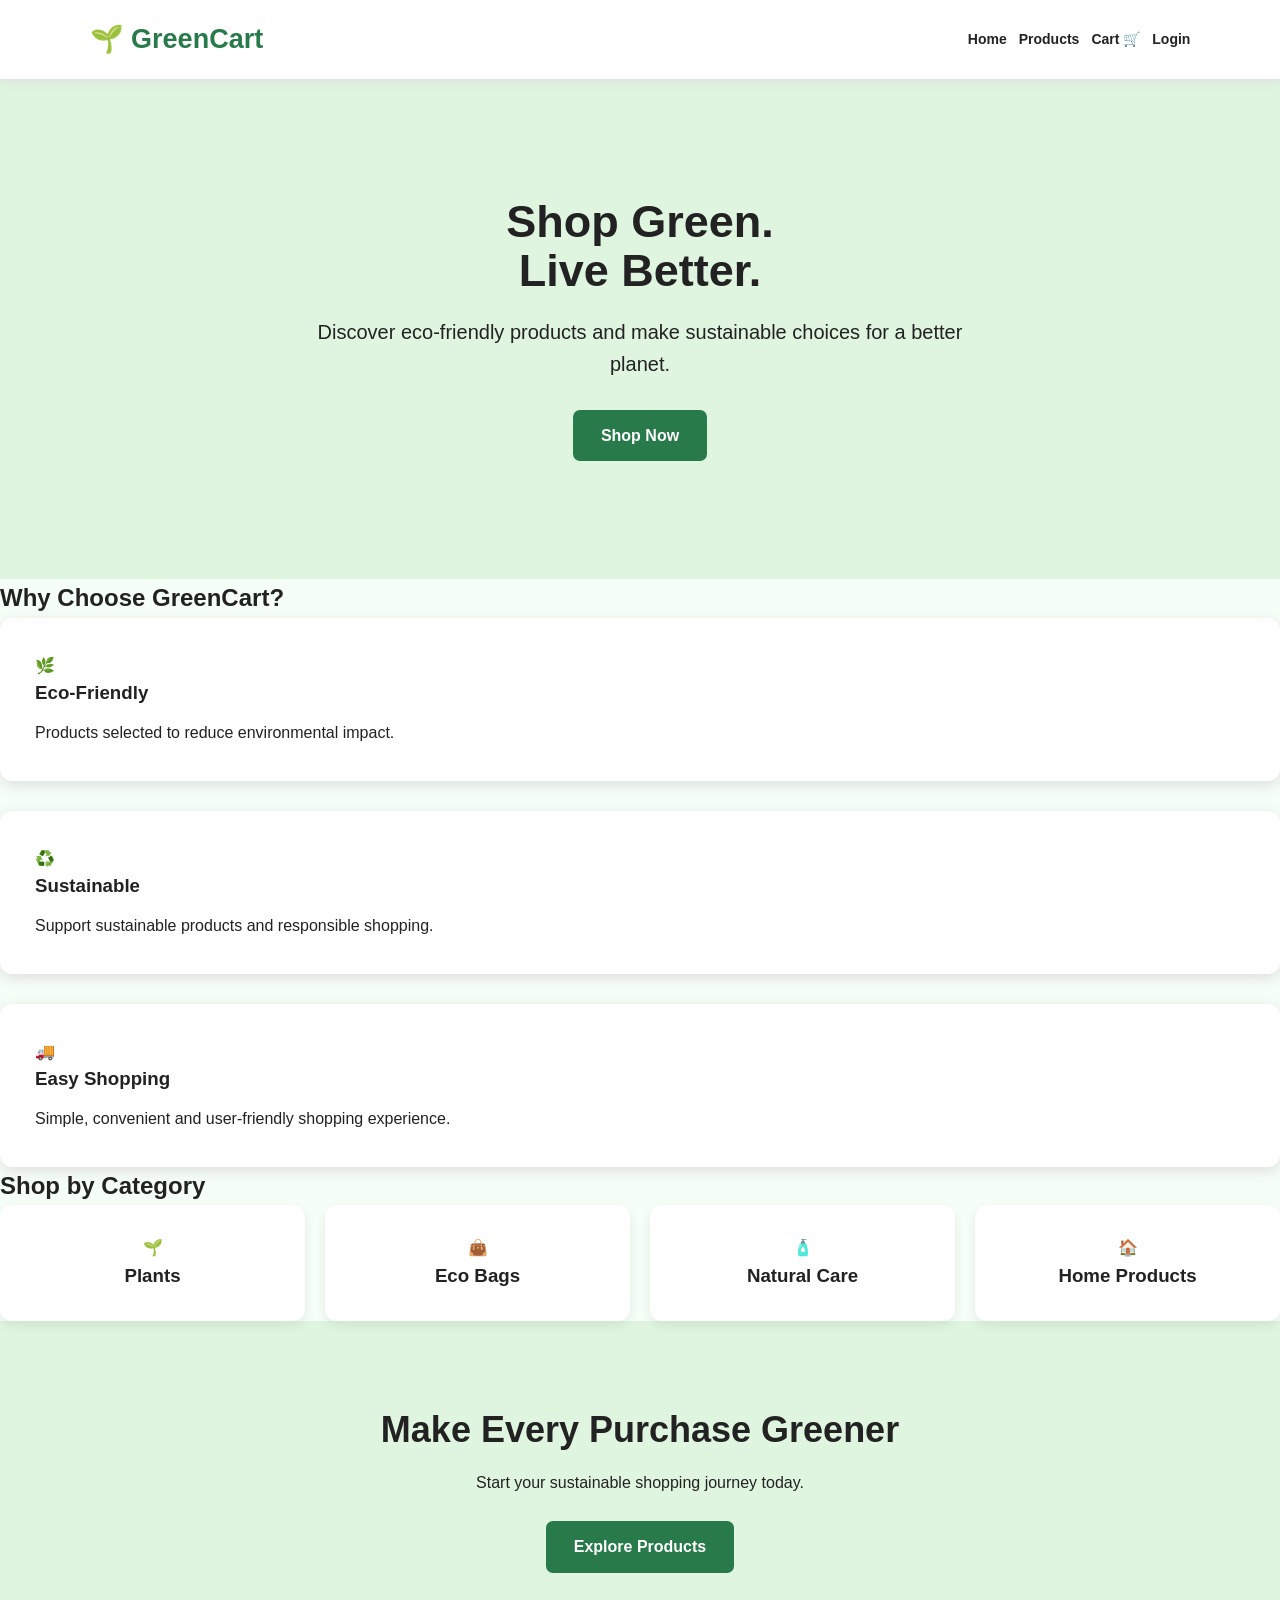
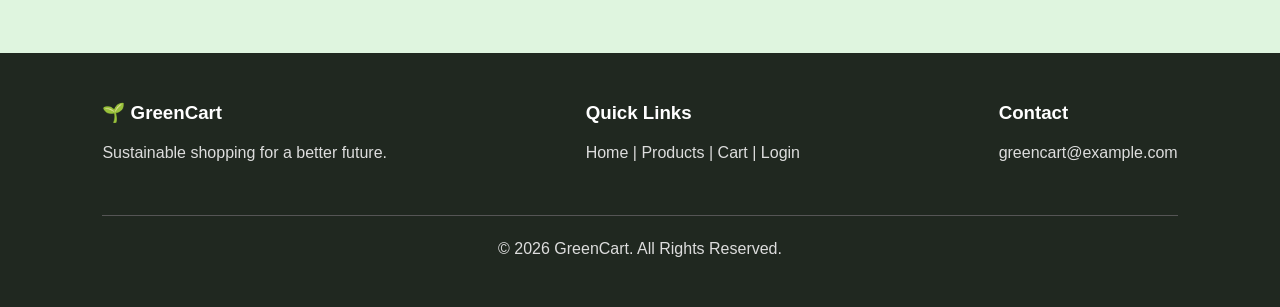
<file: index.html>
<!DOCTYPE html>
<html lang="en">
<head>
    <meta charset="UTF-8">
    <meta name="viewport" content="width=device-width, initial-scale=1.0">

    <title>GreenCart | Sustainable Shopping</title>

    <link rel="stylesheet" href="css/style.css">
</head>

<body>

<header>
    <div class="logo">🌱 GreenCart</div>

    <nav>
        <a href="index.html">Home</a>
        <a href="products.html">Products</a>
        <a href="cart.html">Cart 🛒</a>
        <a href="login.html">Login</a>
    </nav>
</header>

<section class="hero">

    <div class="hero-content">

        <h1>Shop Green.<br>Live Better.</h1>

        <p>
            Discover eco-friendly products and make
            sustainable choices for a better planet.
        </p>

        <a href="products.html" class="btn">
            Shop Now
        </a>

    </div>

</section>


<section class="about">

    <h2>Why Choose GreenCart?</h2>

    <div class="features">

        <div class="feature-card">
            <div class="feature-icon">🌿</div>
            <h3>Eco-Friendly</h3>
            <p>
                Products selected to reduce environmental impact.
            </p>
        </div>

        <div class="feature-card">
            <div class="feature-icon">♻️</div>
            <h3>Sustainable</h3>
            <p>
                Support sustainable products and responsible shopping.
            </p>
        </div>

        <div class="feature-card">
            <div class="feature-icon">🚚</div>
            <h3>Easy Shopping</h3>
            <p>
                Simple, convenient and user-friendly shopping experience.
            </p>
        </div>

    </div>

</section>


<section class="categories">

    <h2>Shop by Category</h2>

    <div class="category-container">

        <div class="category-card">
            🌱
            <h3>Plants</h3>
        </div>

        <div class="category-card">
            👜
            <h3>Eco Bags</h3>
        </div>

        <div class="category-card">
            🧴
            <h3>Natural Care</h3>
        </div>

        <div class="category-card">
            🏠
            <h3>Home Products</h3>
        </div>

    </div>

</section>


<section class="cta">

    <h2>Make Every Purchase Greener</h2>

    <p>
        Start your sustainable shopping journey today.
    </p>

    <a href="products.html" class="btn">
        Explore Products
    </a>

</section>


<footer>

    <div>
        <h3>🌱 GreenCart</h3>
        <p>Sustainable shopping for a better future.</p>
    </div>

    <div>
        <h3>Quick Links</h3>
        <p>Home | Products | Cart | Login</p>
    </div>

    <div>
        <h3>Contact</h3>
        <p>greencart@example.com</p>
    </div>

    <p class="copyright">
        © 2026 GreenCart. All Rights Reserved.
    </p>

</footer>

<script src="js/script.js"></script>

</body>
</html>
</file>
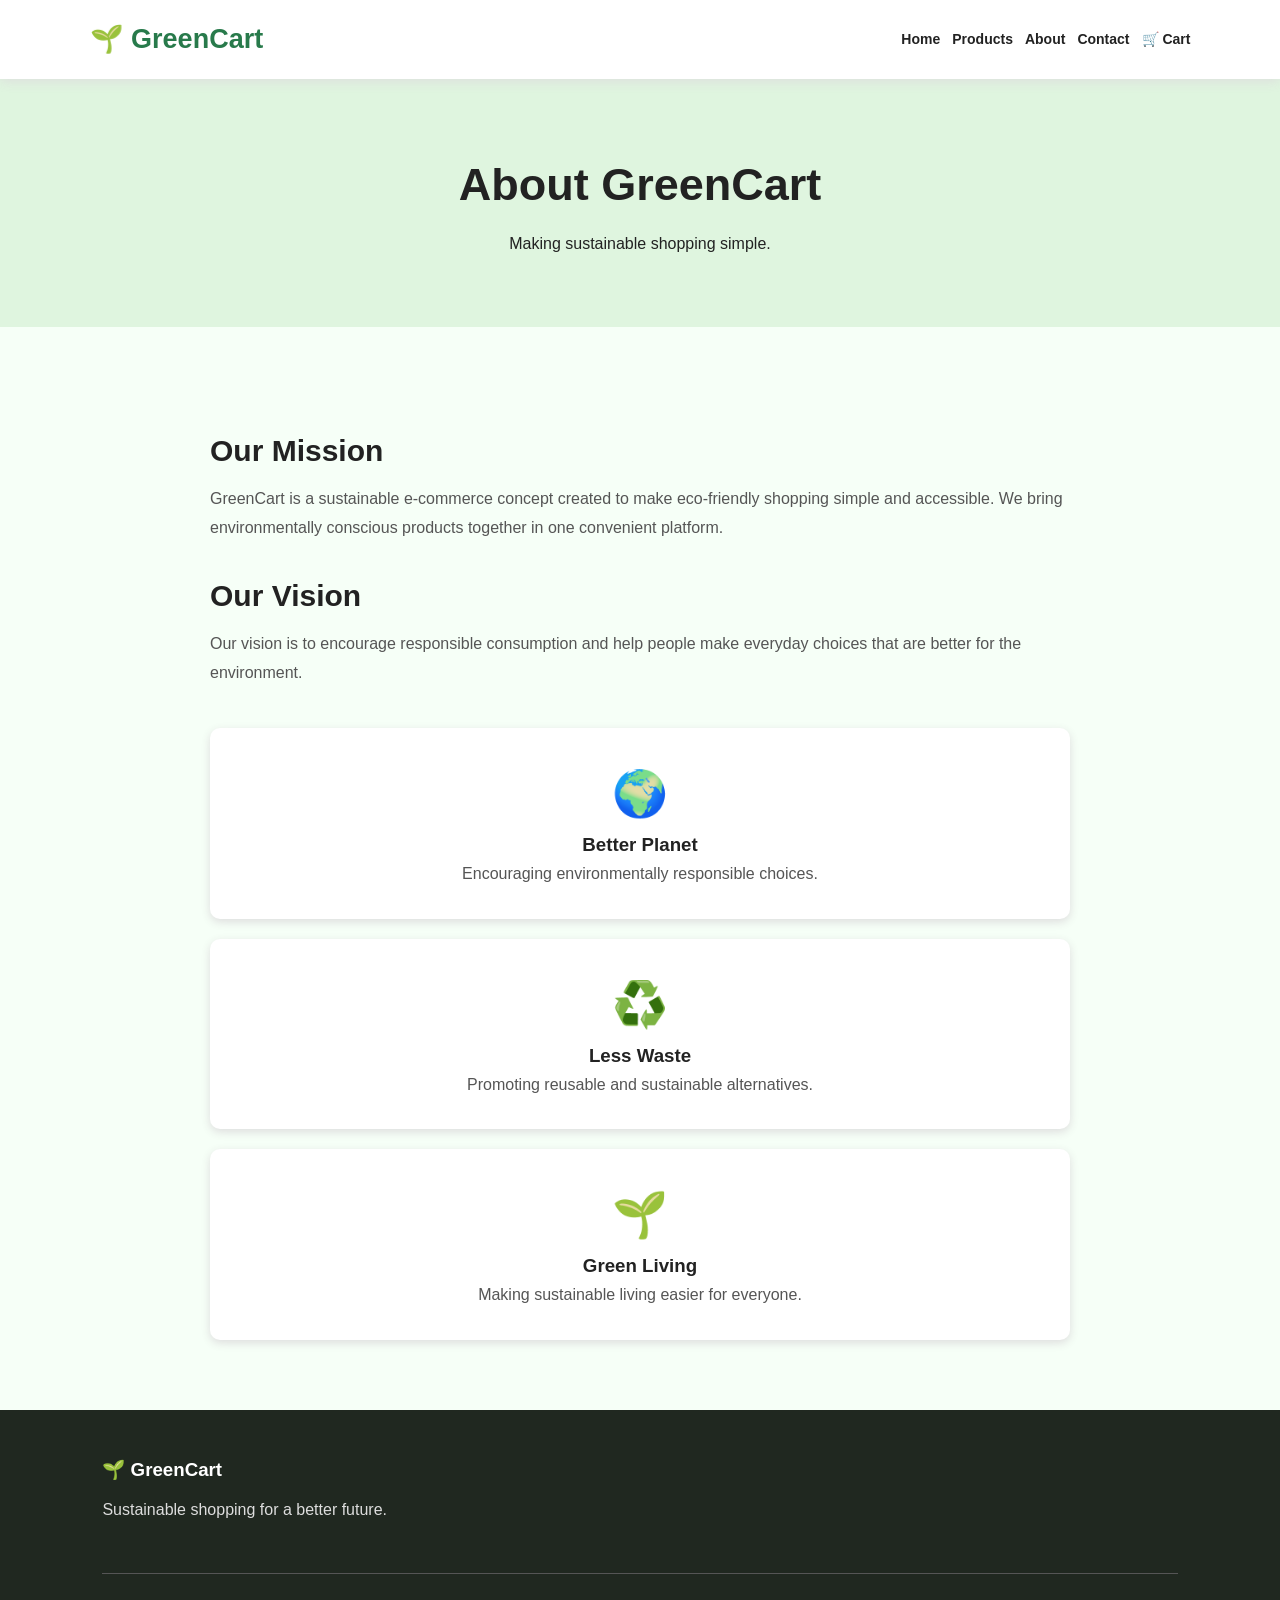
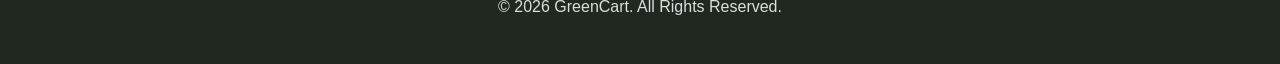
<file: about.html>
<!DOCTYPE html>
<html lang="en">

<head>
    <meta charset="UTF-8">
    <meta name="viewport" content="width=device-width, initial-scale=1.0">

    <title>GreenCart | About Us</title>

    <link rel="stylesheet" href="css/style.css">
</head>

<body>

<header>
    <a href="index.html" class="logo">🌱 GreenCart</a>

    <nav>
        <a href="index.html">Home</a>
        <a href="products.html">Products</a>
        <a href="about.html">About</a>
        <a href="contact.html">Contact</a>
        <a href="cart.html">🛒 Cart</a>
    </nav>
</header>

<section class="page-title">

    <h1>About GreenCart</h1>

    <p>
        Making sustainable shopping simple.
    </p>

</section>

<section class="about-content">

    <h2>Our Mission</h2>

    <p>
        GreenCart is a sustainable e-commerce concept created
        to make eco-friendly shopping simple and accessible.
        We bring environmentally conscious products together
        in one convenient platform.
    </p>

    <h2>Our Vision</h2>

    <p>
        Our vision is to encourage responsible consumption
        and help people make everyday choices that are better
        for the environment.
    </p>

    <div class="mission-grid">

        <div>
            <span>🌍</span>
            <h3>Better Planet</h3>
            <p>Encouraging environmentally responsible choices.</p>
        </div>

        <div>
            <span>♻️</span>
            <h3>Less Waste</h3>
            <p>Promoting reusable and sustainable alternatives.</p>
        </div>

        <div>
            <span>🌱</span>
            <h3>Green Living</h3>
            <p>Making sustainable living easier for everyone.</p>
        </div>

    </div>

</section>

<footer>

    <div>
        <h3>🌱 GreenCart</h3>
        <p>Sustainable shopping for a better future.</p>
    </div>

    <p class="copyright">
        © 2026 GreenCart. All Rights Reserved.
    </p>

</footer>

</body>
</html>
</file>
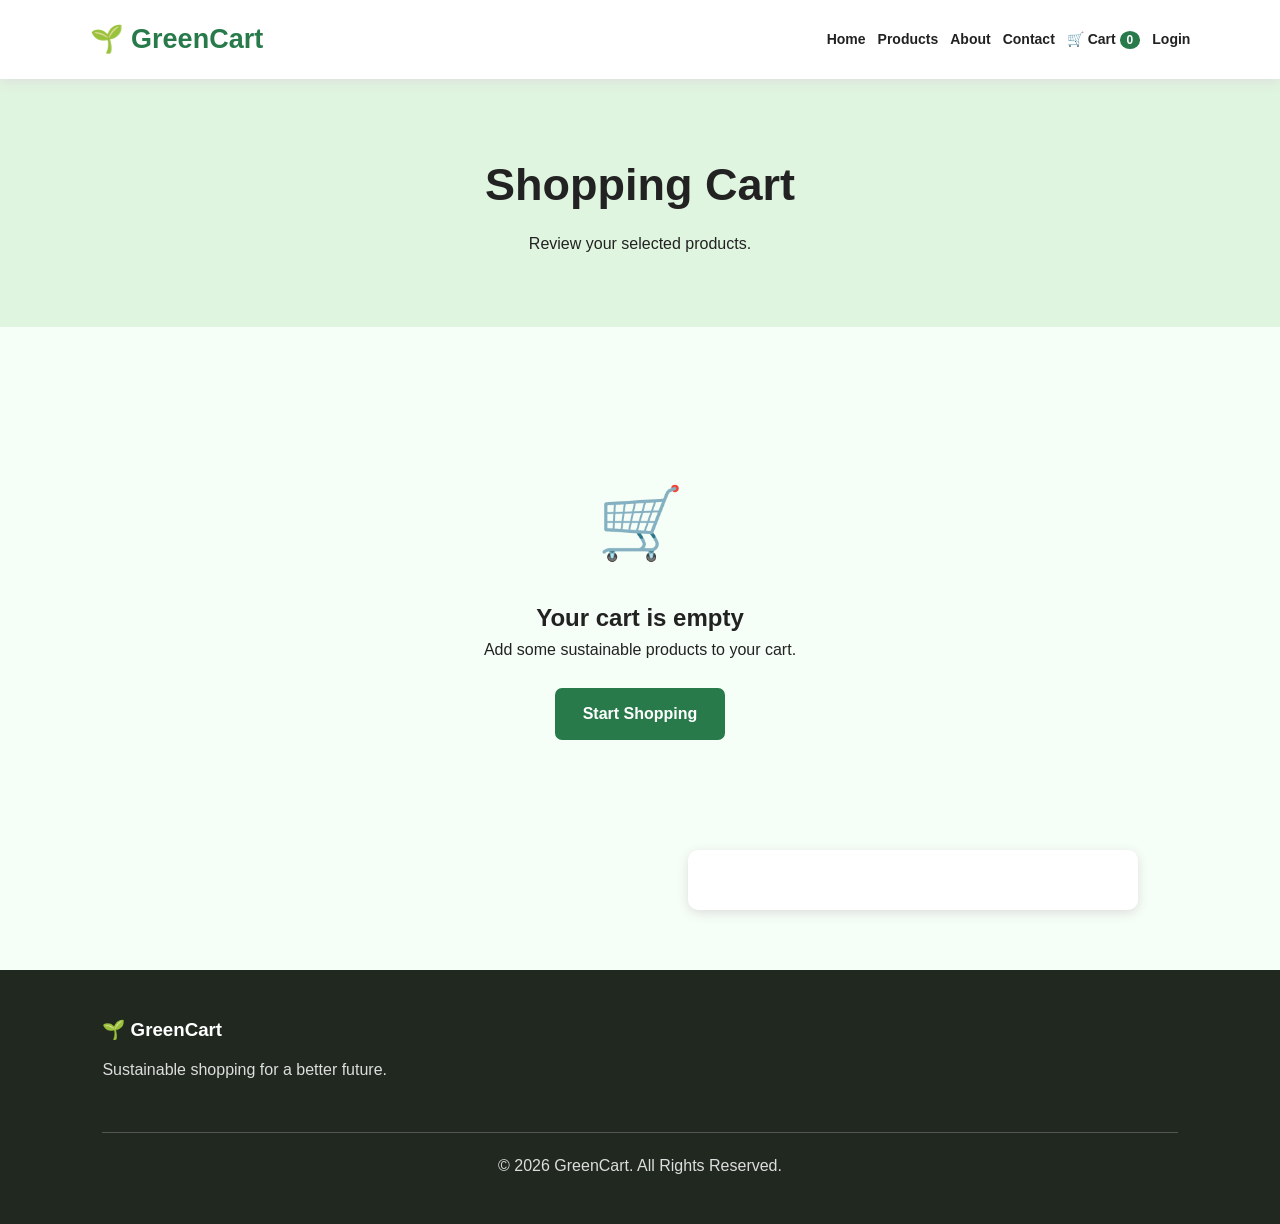
<file: cart.html>
<!DOCTYPE html>
<html lang="en">

<head>
    <meta charset="UTF-8">
    <meta name="viewport" content="width=device-width, initial-scale=1.0">

    <title>GreenCart | Shopping Cart</title>

    <link rel="stylesheet" href="css/style.css">
</head>

<body>

<header>
    <a href="index.html" class="logo">🌱 GreenCart</a>

    <nav>
        <a href="index.html">Home</a>
        <a href="products.html">Products</a>
        <a href="about.html">About</a>
        <a href="contact.html">Contact</a>
        <a href="cart.html">🛒 Cart <span id="cartCount">0</span></a>
        <a href="login.html">Login</a>
    </nav>
</header>

<section class="page-title">
    <h1>Shopping Cart</h1>
    <p>Review your selected products.</p>
</section>

<section class="cart-section">

    <div id="cartContainer"></div>

    <div id="cartSummary" class="cart-summary"></div>

</section>

<footer>
    <div>
        <h3>🌱 GreenCart</h3>
        <p>Sustainable shopping for a better future.</p>
    </div>

    <p class="copyright">
        © 2026 GreenCart. All Rights Reserved.
    </p>
</footer>

<script src="js/script.js"></script>

</body>
</html>
</file>
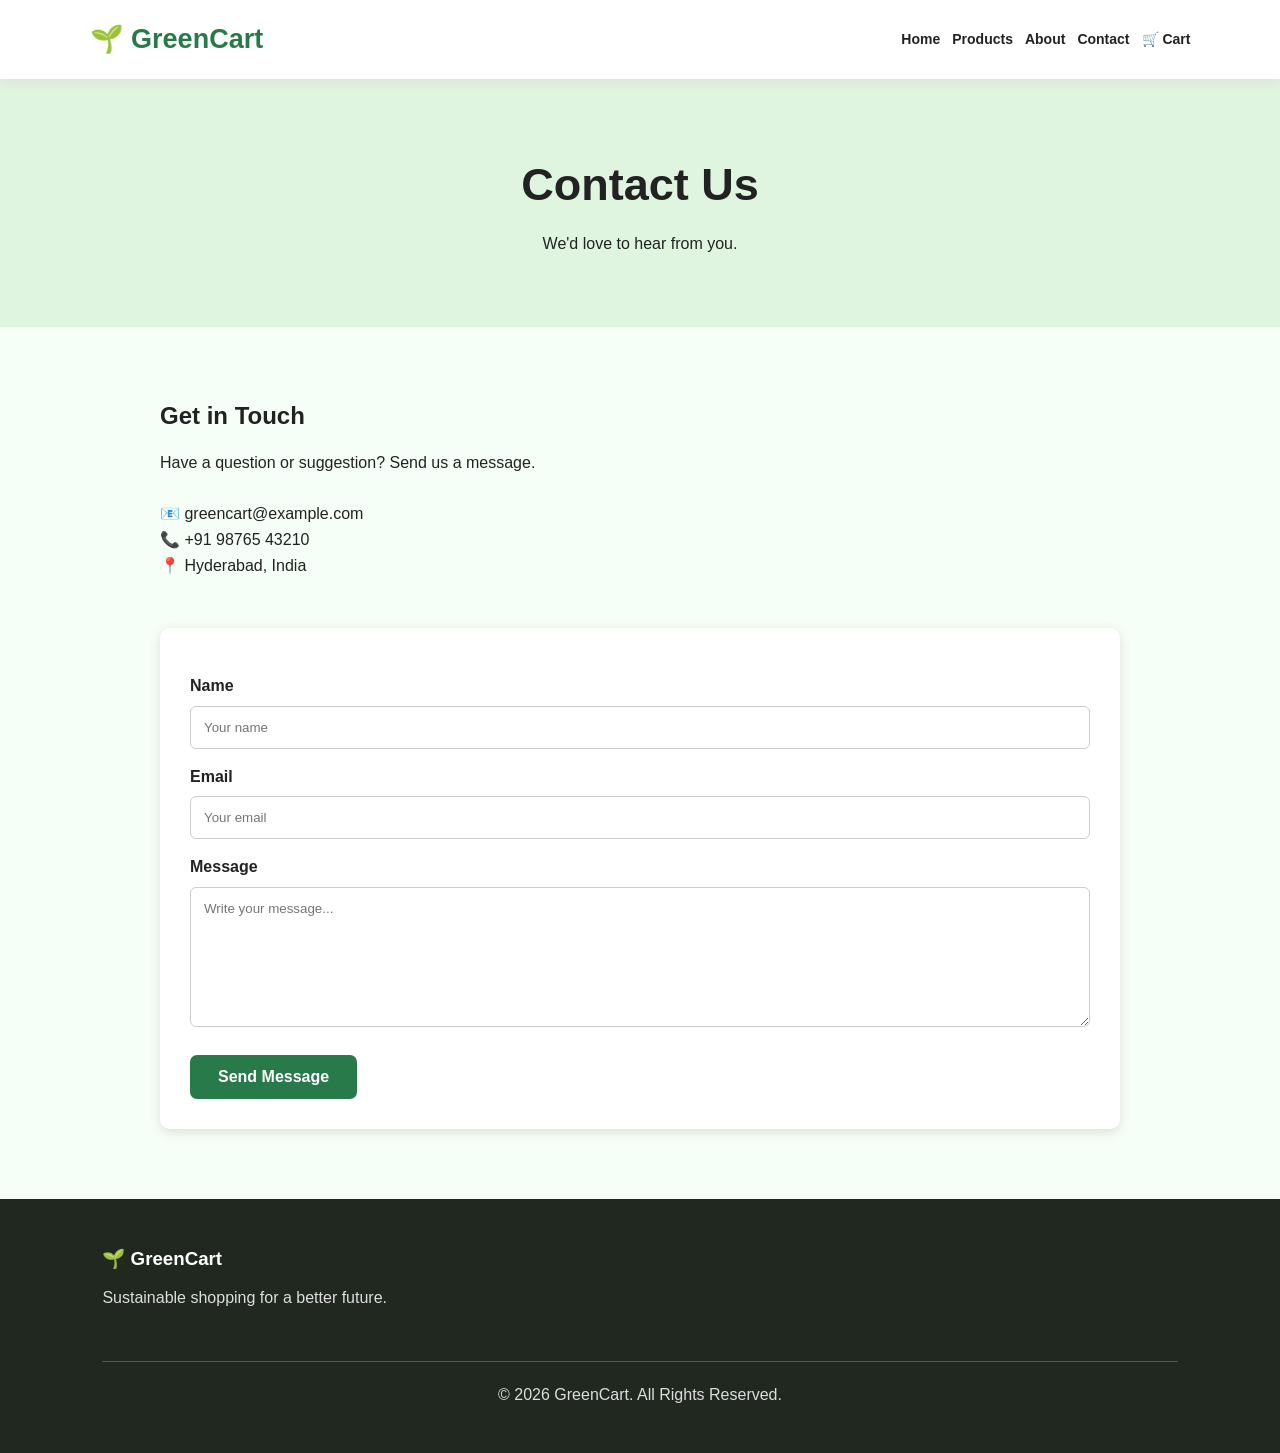
<file: contact.html>
<!DOCTYPE html>
<html lang="en">

<head>

    <meta charset="UTF-8">

    <meta
        name="viewport"
        content="width=device-width, initial-scale=1.0"
    >

    <title>GreenCart | Contact</title>

    <link rel="stylesheet" href="css/style.css">

</head>

<body>

<header>

    <a href="index.html" class="logo">
        🌱 GreenCart
    </a>

    <nav>

        <a href="index.html">Home</a>

        <a href="products.html">Products</a>

        <a href="about.html">About</a>

        <a href="contact.html">Contact</a>

        <a href="cart.html">
            🛒 Cart
        </a>

    </nav>

</header>


<section class="page-title">

    <h1>Contact Us</h1>

    <p>
        We'd love to hear from you.
    </p>

</section>


<section class="contact-section">

    <div class="contact-info">

        <h2>Get in Touch</h2>

        <p>
            Have a question or suggestion?
            Send us a message.
        </p>

        <br>

        <p>📧 greencart@example.com</p>

        <p>📞 +91 98765 43210</p>

        <p>📍 Hyderabad, India</p>

    </div>


    <div class="contact-form">

        <form id="contactForm">

            <label>Name</label>

            <input
                type="text"
                id="contactName"
                placeholder="Your name"
                required
            >


            <label>Email</label>

            <input
                type="email"
                id="contactEmail"
                placeholder="Your email"
                required
            >


            <label>Message</label>

            <textarea
                id="contactMessage"
                placeholder="Write your message..."
                required
            ></textarea>


            <button
                type="submit"
                class="btn"
            >
                Send Message
            </button>

        </form>

    </div>

</section>


<footer>

    <div>

        <h3>🌱 GreenCart</h3>

        <p>
            Sustainable shopping for a better future.
        </p>

    </div>


    <p class="copyright">

        © 2026 GreenCart. All Rights Reserved.

    </p>

</footer>


<script src="js/script.js"></script>

</body>

</html>
</file>
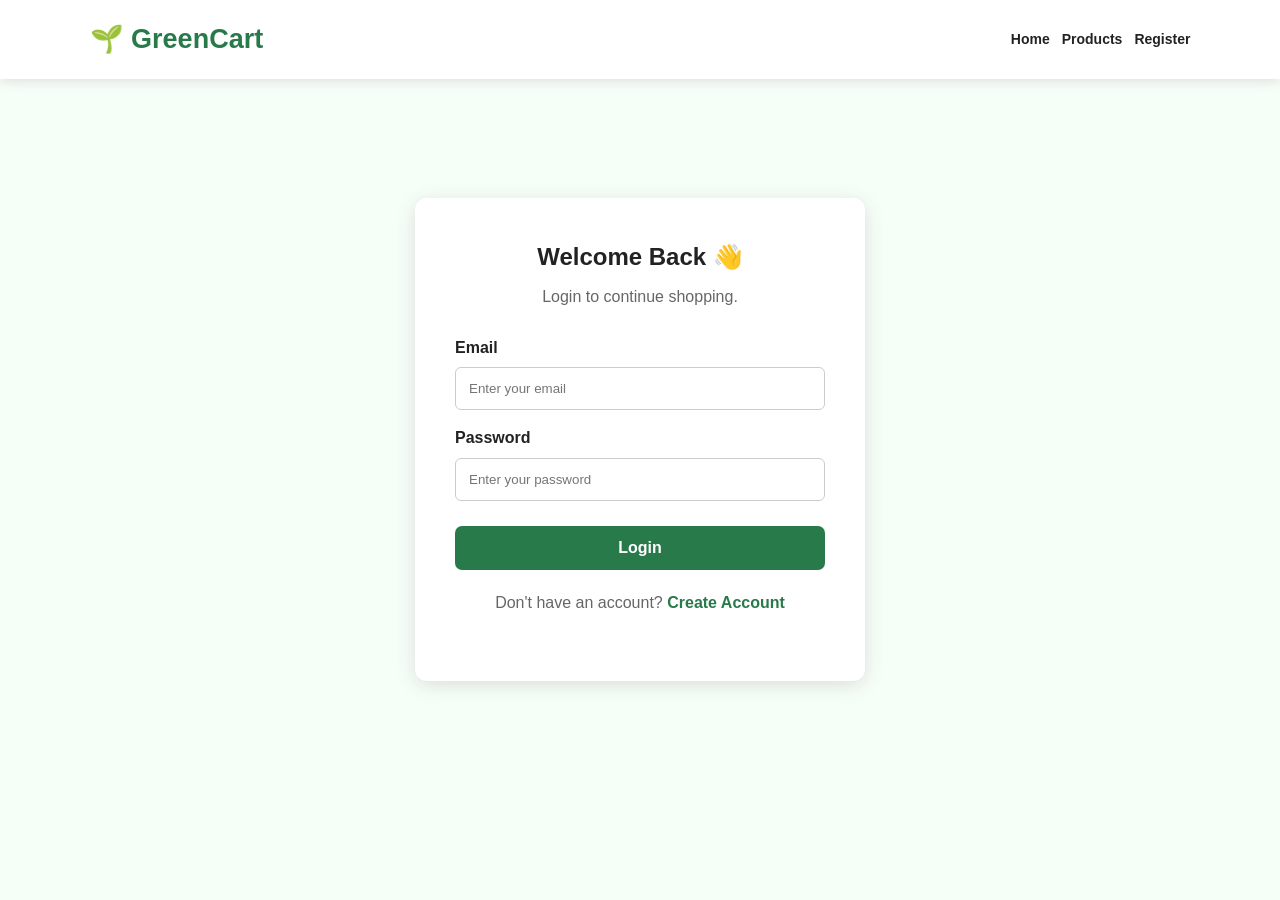
<file: login.html>
<!DOCTYPE html>
<html lang="en">

<head>
    <meta charset="UTF-8">
    <meta name="viewport" content="width=device-width, initial-scale=1.0">

    <title>GreenCart | Login</title>

    <link rel="stylesheet" href="css/style.css">
</head>

<body>

<header>
    <a href="index.html" class="logo">🌱 GreenCart</a>

    <nav>
        <a href="index.html">Home</a>
        <a href="products.html">Products</a>
        <a href="register.html">Register</a>
    </nav>
</header>

<section class="auth-section">

    <div class="auth-box">

        <h1>Welcome Back 👋</h1>

        <p>Login to continue shopping.</p>

        <form id="loginForm">

            <label>Email</label>

            <input
                type="email"
                id="loginEmail"
                placeholder="Enter your email"
                required
            >

            <label>Password</label>

            <input
                type="password"
                id="loginPassword"
                placeholder="Enter your password"
                required
            >

            <button type="submit" class="btn full-btn">
                Login
            </button>

        </form>

        <p class="auth-link">
            Don't have an account?
            <a href="register.html">Create Account</a>
        </p>

    </div>

</section>

<script src="js/script.js"></script>

</body>
</html>
</file>
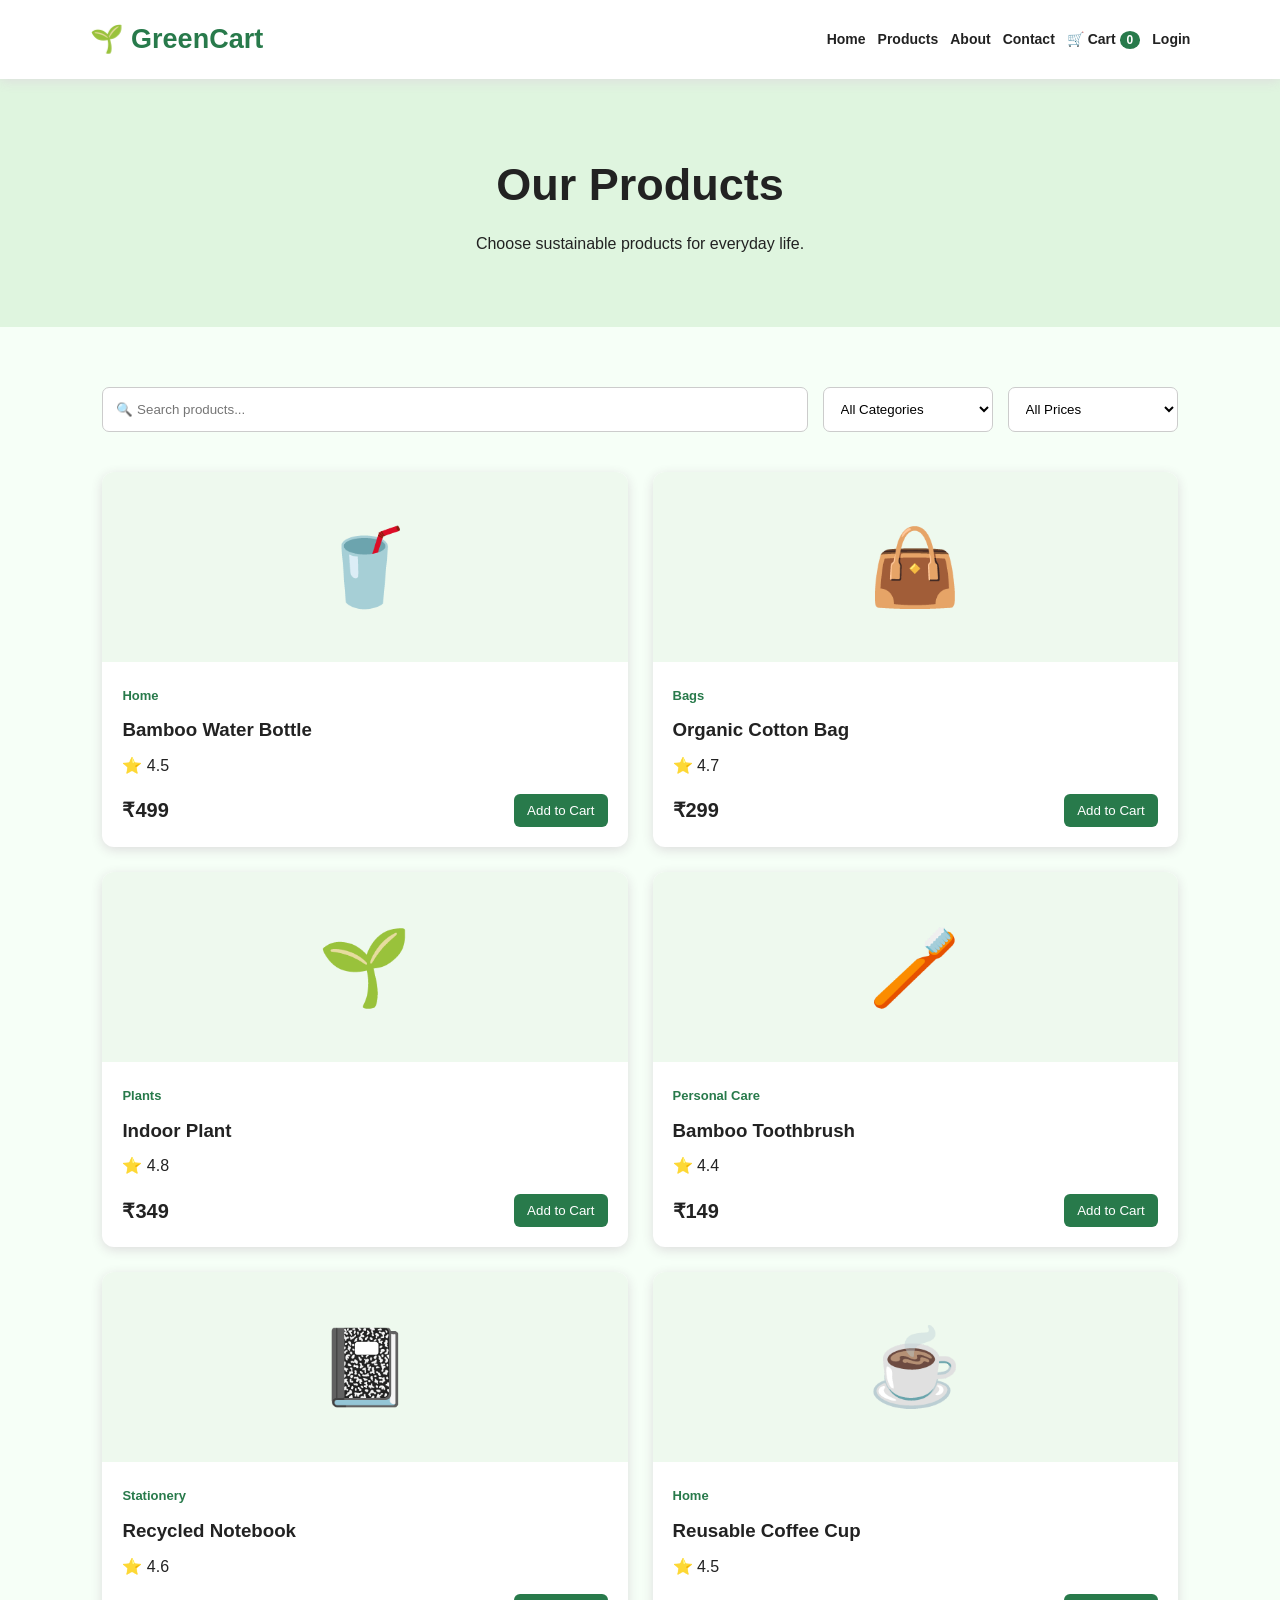
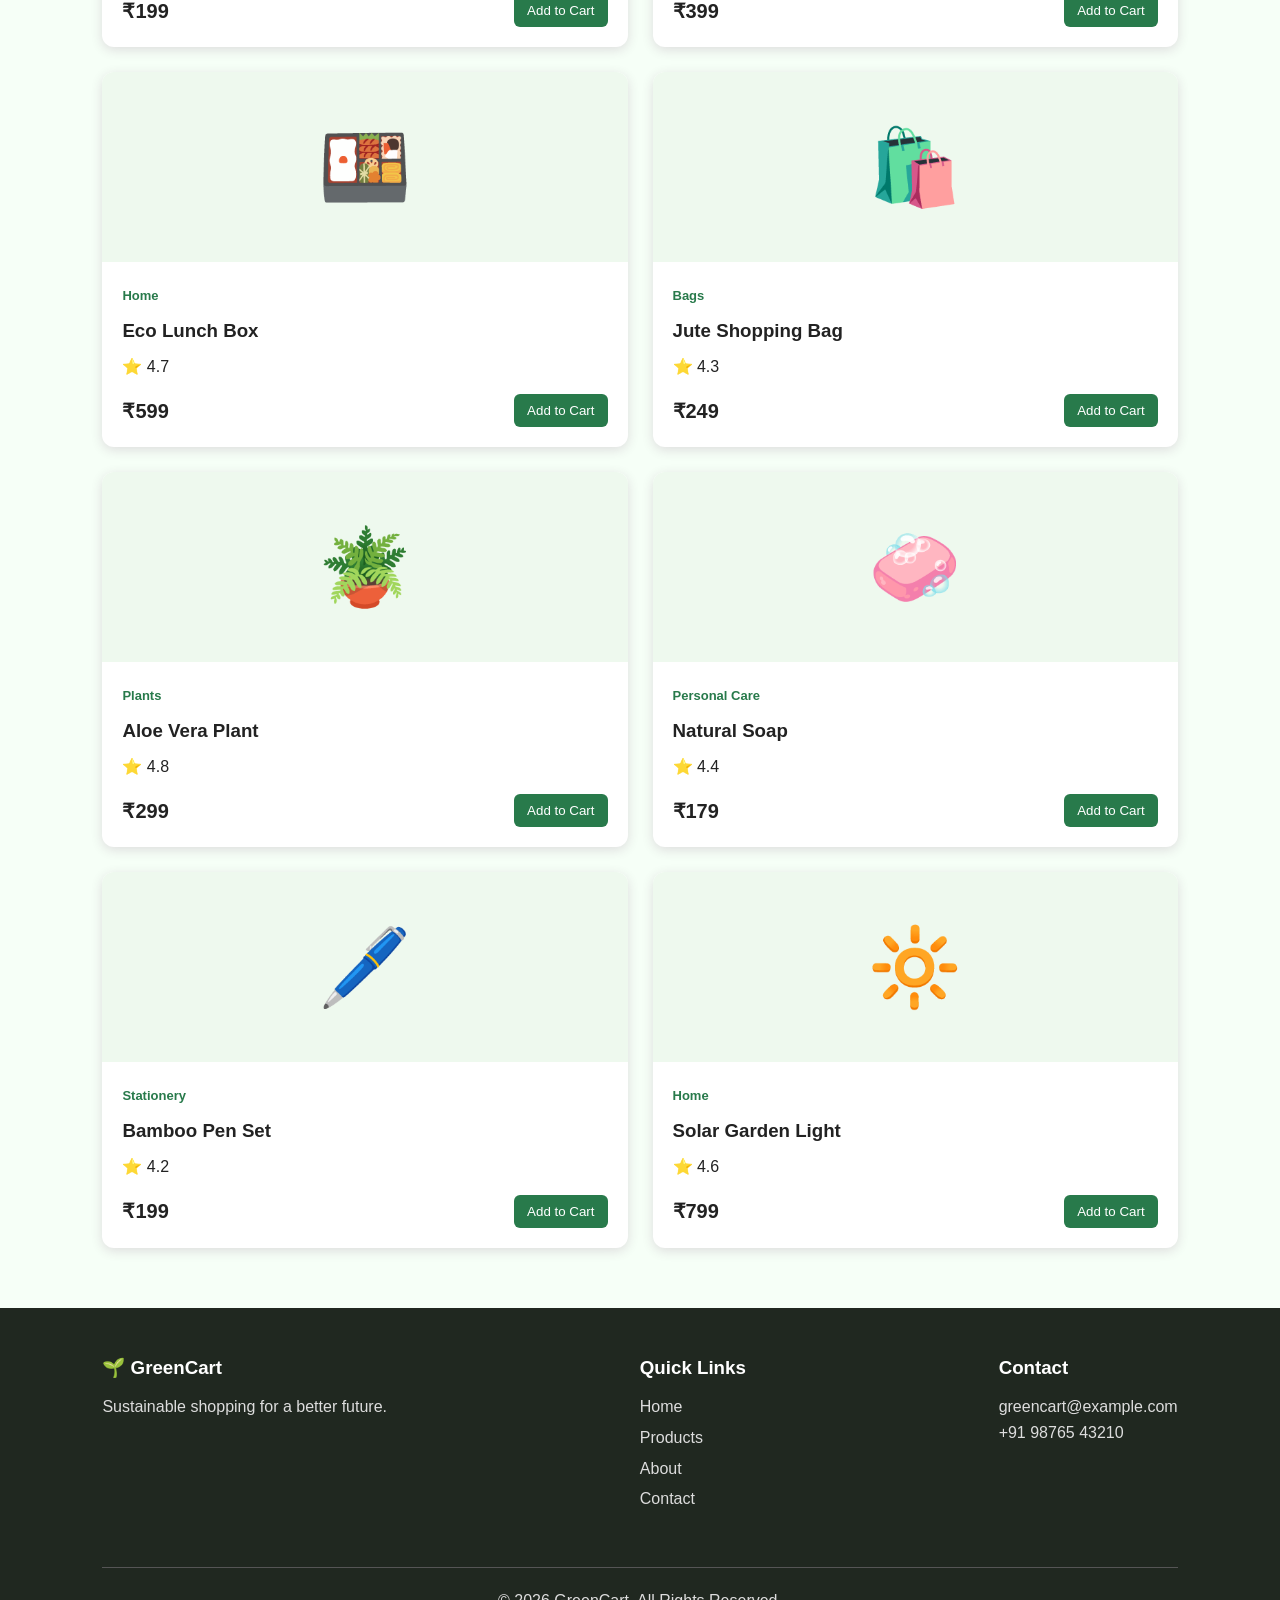
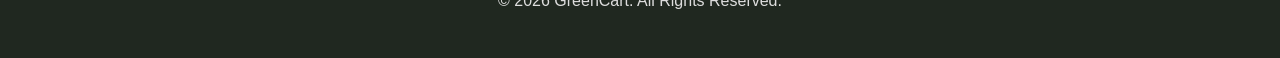
<file: products.html>
<!DOCTYPE html>
<html lang="en">
<head>
    <meta charset="UTF-8">
    <meta name="viewport" content="width=device-width, initial-scale=1.0">

    <title>GreenCart | Products</title>

    <link rel="stylesheet" href="css/style.css">
</head>

<body>

<header>
    <a href="index.html" class="logo">🌱 GreenCart</a>

    <nav>
        <a href="index.html">Home</a>
        <a href="products.html">Products</a>
        <a href="about.html">About</a>
        <a href="contact.html">Contact</a>
        <a href="cart.html">🛒 Cart <span id="cartCount">0</span></a>
        <a href="login.html">Login</a>
    </nav>
</header>

<section class="page-title">
    <h1>Our Products</h1>
    <p>Choose sustainable products for everyday life.</p>
</section>

<section class="products-section">

    <div class="filters">

        <input
            type="text"
            id="searchInput"
            placeholder="🔍 Search products..."
        >

        <select id="categoryFilter">
            <option value="All">All Categories</option>
            <option value="Plants">Plants</option>
            <option value="Home">Home</option>
            <option value="Bags">Bags</option>
            <option value="Personal Care">Personal Care</option>
            <option value="Stationery">Stationery</option>
        </select>

        <select id="priceFilter">
            <option value="All">All Prices</option>
            <option value="200">Under ₹200</option>
            <option value="500">Under ₹500</option>
            <option value="1000">Under ₹1000</option>
        </select>

    </div>

    <div id="productContainer" class="product-grid"></div>

</section>

<footer>
    <div>
        <h3>🌱 GreenCart</h3>
        <p>Sustainable shopping for a better future.</p>
    </div>

    <div>
        <h3>Quick Links</h3>
        <a href="index.html">Home</a>
        <a href="products.html">Products</a>
        <a href="about.html">About</a>
        <a href="contact.html">Contact</a>
    </div>

    <div>
        <h3>Contact</h3>
        <p>greencart@example.com</p>
        <p>+91 98765 43210</p>
    </div>

    <p class="copyright">
        © 2026 GreenCart. All Rights Reserved.
    </p>
</footer>

<script src="js/script.js"></script>

</body>
</html>
</file>
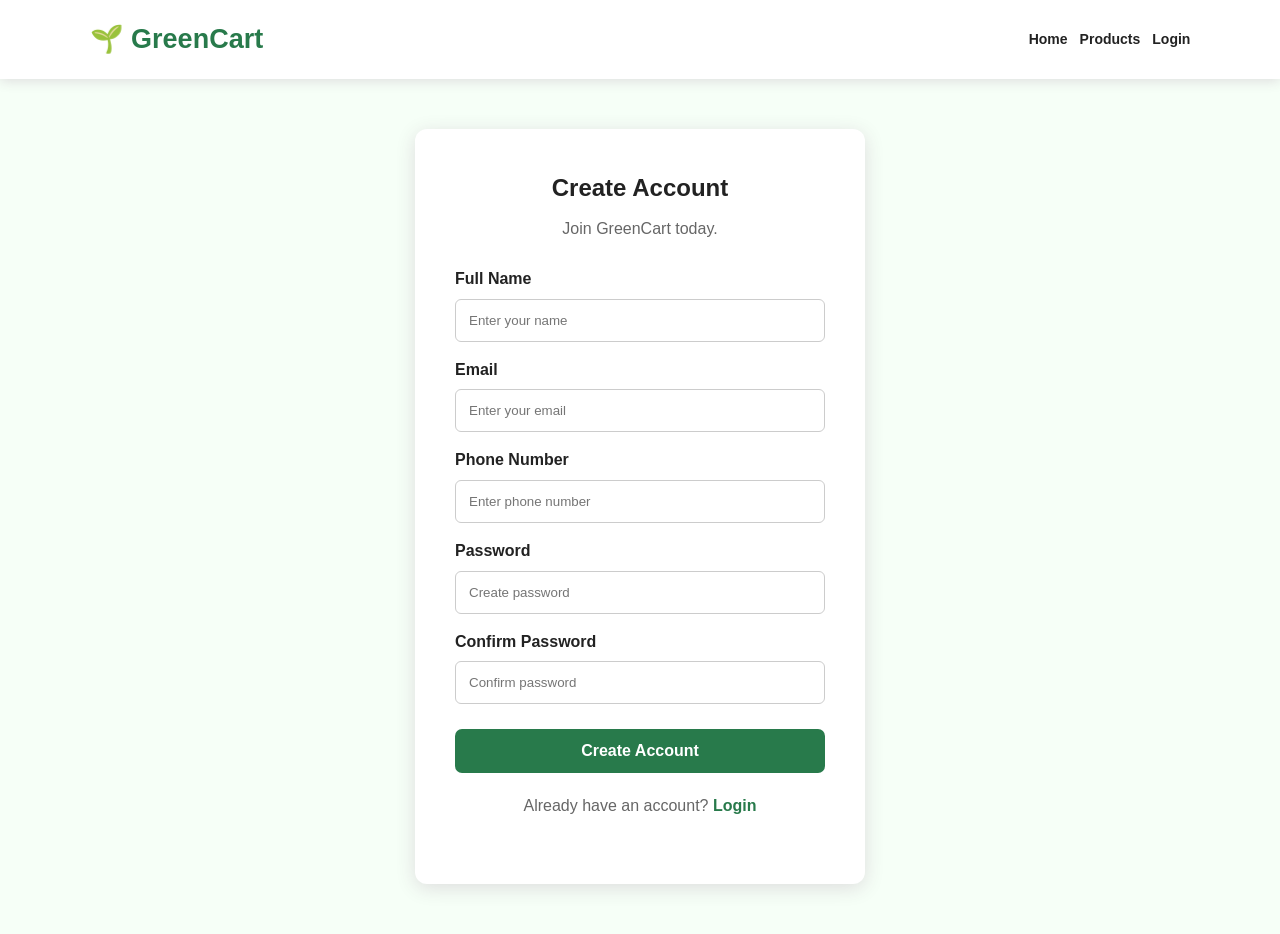
<file: register.html>
<!DOCTYPE html>
<html lang="en">

<head>
    <meta charset="UTF-8">
    <meta name="viewport" content="width=device-width, initial-scale=1.0">

    <title>GreenCart | Register</title>

    <link rel="stylesheet" href="css/style.css">
</head>

<body>

<header>
    <a href="index.html" class="logo">🌱 GreenCart</a>

    <nav>
        <a href="index.html">Home</a>
        <a href="products.html">Products</a>
        <a href="login.html">Login</a>
    </nav>
</header>

<section class="auth-section">

    <div class="auth-box">

        <h1>Create Account</h1>

        <p>Join GreenCart today.</p>

        <form id="registerForm">

            <label>Full Name</label>

            <input
                type="text"
                id="registerName"
                placeholder="Enter your name"
                required
            >

            <label>Email</label>

            <input
                type="email"
                id="registerEmail"
                placeholder="Enter your email"
                required
            >

            <label>Phone Number</label>

            <input
                type="tel"
                id="registerPhone"
                placeholder="Enter phone number"
                required
            >

            <label>Password</label>

            <input
                type="password"
                id="registerPassword"
                placeholder="Create password"
                required
            >

            <label>Confirm Password</label>

            <input
                type="password"
                id="confirmPassword"
                placeholder="Confirm password"
                required
            >

            <button type="submit" class="btn full-btn">
                Create Account
            </button>

        </form>

        <p class="auth-link">
            Already have an account?
            <a href="login.html">Login</a>
        </p>

    </div>

</section>

<script src="js/script.js"></script>

</body>
</html>
</file>
<file: css/style.css>
/* =====================================
   GLOBAL
===================================== */

* {
    margin: 0;
    padding: 0;
    box-sizing: border-box;
}


body {
    font-family: Arial, sans-serif;

    background: #f6fff7;

    color: #222;

    line-height: 1.6;
}


a {
    text-decoration: none;

    color: inherit;
}


button,
input,
select,
textarea {
    font-family: inherit;
}


/* =====================================
   HEADER
===================================== */

header {
    display: flex;

    justify-content: space-between;

    align-items: center;

    padding: 18px 7%;

    background: white;

    box-shadow: 0 2px 12px #ddd;

    position: sticky;

    top: 0;

    z-index: 1000;
}


.logo {
    font-size: 27px;

    font-weight: bold;

    color: #287a4b;
}


nav {
    display: flex;

    align-items: center;

    gap: 22px;
}


nav a {
    font-weight: bold;

    transition: 0.3s;
}


nav a:hover {
    color: #287a4b;
}


#cartCount {
    background: #287a4b;

    color: white;

    border-radius: 50%;

    padding: 2px 7px;

    font-size: 12px;
}


/* =====================================
   HERO
===================================== */

.hero {
    min-height: 600px;

    display: flex;

    align-items: center;

    padding: 60px 8%;

    background: #dff5df;
}


.hero-content {
    max-width: 650px;
}


.tagline {
    color: #287a4b;

    font-weight: bold;

    letter-spacing: 2px;

    margin-bottom: 15px;
}


.hero h1 {
    font-size: 65px;

    line-height: 1.1;

    margin-bottom: 20px;
}


.hero p {
    font-size: 20px;

    margin-bottom: 30px;
}


.btn {
    display: inline-block;

    border: none;

    background: #287a4b;

    color: white;

    padding: 13px 28px;

    border-radius: 7px;

    font-size: 16px;

    font-weight: bold;

    cursor: pointer;

    transition: 0.3s;
}


.btn:hover {
    background: #1d5e39;

    transform: translateY(-2px);
}


/* =====================================
   SECTIONS
===================================== */

.section {
    padding: 75px 8%;

    text-align: center;
}


.section h2 {
    font-size: 35px;

    margin-bottom: 45px;
}


/* =====================================
   FEATURES
===================================== */

.features {
    display: flex;

    justify-content: center;

    gap: 30px;
}


.feature-card {
    background: white;

    width: 31%;

    padding: 35px;

    border-radius: 12px;

    box-shadow: 0 4px 15px #ddd;

    transition: 0.3s;
}


.feature-card:hover {
    transform: translateY(-5px);
}


.icon {
    font-size: 48px;

    margin-bottom: 15px;
}


.feature-card h3 {
    margin-bottom: 12px;
}


/* =====================================
   CATEGORIES
===================================== */
.category-container {
    display: grid;
    grid-template-columns: repeat(4, 1fr);
    gap: 20px;
    width: 100%;
}

.category-card {
    background: white;
    padding: 30px 20px;
    border-radius: 12px;
    text-align: center;
    box-shadow: 0 4px 12px rgba(0, 0, 0, 0.08);
}

/* =====================================
   CTA
===================================== */

.cta {
    text-align: center;

    padding: 80px 20px;

    background: #dff5df;
}


.cta h2 {
    font-size: 36px;

    margin-bottom: 12px;
}


.cta p {
    margin-bottom: 25px;
}


/* =====================================
   FOOTER
===================================== */

footer {
    background: #202820;

    color: white;

    padding: 45px 8%;

    display: flex;

    justify-content: space-between;

    flex-wrap: wrap;

    gap: 30px;
}


footer h3 {
    margin-bottom: 12px;
}


footer p {
    color: #ddd;
}


footer a {
    display: block;

    color: #ddd;

    margin: 5px 0;
}


.copyright {
    width: 100%;

    text-align: center;

    border-top: 1px solid #555;

    padding-top: 20px;

    margin-top: 20px;
}


/* =====================================
   PAGE TITLE
===================================== */

.page-title {
    text-align: center;

    padding: 70px 20px;

    background: #dff5df;
}


.page-title h1 {
    font-size: 45px;

    margin-bottom: 10px;
}


/* =====================================
   PRODUCTS
===================================== */

.products-section {
    padding: 60px 8%;
}


.filters {
    display: flex;

    gap: 15px;

    margin-bottom: 40px;

    flex-wrap: wrap;
}


.filters input,
.filters select {
    padding: 13px;

    border: 1px solid #ccc;

    border-radius: 7px;

    background: white;
}


.filters input {
    flex: 1;

    min-width: 220px;
}


.filters select {
    min-width: 170px;
}


.product-grid {
    display: grid;

    grid-template-columns:
        repeat(4, 1fr);

    gap: 25px;
}


.product-card {
    background: white;

    border-radius: 12px;

    overflow: hidden;

    box-shadow: 0 3px 12px #ddd;

    transition: 0.3s;
}


.product-card:hover {
    transform: translateY(-5px);
}


.product-image {
    height: 190px;

    display: flex;

    align-items: center;

    justify-content: center;

    font-size: 75px;

    background: #eef9ee;
}


.product-info {
    padding: 20px;
}


.category {
    font-size: 13px;

    color: #287a4b;

    font-weight: bold;
}


.product-info h3 {
    margin: 8px 0;
}


.rating {
    margin-bottom: 15px;
}


.product-bottom {
    display: flex;

    justify-content: space-between;

    align-items: center;

    gap: 10px;
}


.price {
    font-size: 20px;

    font-weight: bold;
}


.cart-btn {
    border: none;

    background: #287a4b;

    color: white;

    padding: 9px 13px;

    border-radius: 6px;

    cursor: pointer;
}


.cart-btn:hover {
    background: #1d5e39;
}


.no-products {
    grid-column: 1 / -1;

    text-align: center;

    padding: 60px;
}


/* =====================================
   CART
===================================== */

.cart-section {
    padding: 60px 8%;

    max-width: 1200px;

    margin: auto;
}


.cart-item {
    background: white;

    padding: 20px;

    margin-bottom: 15px;

    border-radius: 10px;

    display: flex;

    align-items: center;

    justify-content: space-between;

    gap: 20px;

    box-shadow: 0 2px 10px #ddd;
}


.cart-product {
    display: flex;

    align-items: center;

    gap: 15px;

    flex: 1;
}


.cart-icon {
    width: 70px;

    height: 70px;

    background: #eef9ee;

    display: flex;

    align-items: center;

    justify-content: center;

    font-size: 35px;

    border-radius: 8px;
}


.quantity {
    display: flex;

    align-items: center;

    gap: 12px;
}


.quantity button {
    width: 30px;

    height: 30px;

    border: none;

    background: #287a4b;

    color: white;

    border-radius: 5px;

    cursor: pointer;

    font-size: 18px;
}


.item-total {
    font-weight: bold;

    min-width: 90px;
}


.remove-btn {
    border: none;

    background: #eee;

    padding: 8px 12px;

    border-radius: 5px;

    cursor: pointer;
}


.remove-btn:hover {
    background: #ddd;
}


.cart-summary {
    background: white;

    margin-top: 30px;

    padding: 30px;

    border-radius: 10px;

    box-shadow: 0 3px 12px #ddd;

    max-width: 450px;

    margin-left: auto;
}


.summary-row {
    display: flex;

    justify-content: space-between;

    padding: 10px 0;
}


.total-row {
    font-size: 20px;
}


.checkout-btn {
    width: 100%;

    margin-top: 20px;
}


.empty-cart {
    text-align: center;

    padding: 80px 20px;
}


.empty-icon {
    font-size: 70px;

    margin-bottom: 20px;
}


/* =====================================
   AUTH
===================================== */

.auth-section {
    min-height: 80vh;

    display: flex;

    align-items: center;

    justify-content: center;

    padding: 50px 20px;
}


.auth-box {
    background: white;

    width: 100%;

    max-width: 450px;

    padding: 40px;

    border-radius: 12px;

    box-shadow: 0 4px 20px #ddd;
}


.auth-box h1 {
    text-align: center;

    margin-bottom: 8px;
}


.auth-box > p {
    text-align: center;

    margin-bottom: 25px;

    color: #666;
}


.auth-box label,
.contact-form label {
    display: block;

    margin: 15px 0 7px;

    font-weight: bold;
}


.auth-box input,
.contact-form input,
.contact-form textarea {
    width: 100%;

    padding: 13px;

    border: 1px solid #ccc;

    border-radius: 6px;

    outline: none;
}


.auth-box input:focus,
.contact-form input:focus,
.contact-form textarea:focus {
    border-color: #287a4b;
}


.full-btn {
    width: 100%;

    margin-top: 25px;
}


.auth-link {
    margin-top: 20px;
}


.auth-link a {
    color: #287a4b;

    font-weight: bold;
}


/* =====================================
   ABOUT
===================================== */

.about-content {
    max-width: 900px;

    margin: auto;

    padding: 70px 20px;
}


.about-content h2 {
    font-size: 30px;

    margin: 30px 0 10px;
}


.about-content p {
    color: #555;

    line-height: 1.8;
}


.mission-grid {
    display: grid;

    grid-template-columns:
        repeat(3, 1fr);

    gap: 20px;

    margin-top: 40px;
}


.mission-grid div {
    text-align: center;

    background: white;

    padding: 30px;

    border-radius: 10px;

    box-shadow: 0 3px 10px #ddd;
}


.mission-grid span {
    font-size: 45px;
}


/* =====================================
   CONTACT
===================================== */

.contact-section {
    max-width: 1000px;

    margin: auto;

    padding: 70px 20px;

    display: grid;

    grid-template-columns: 1fr 1fr;

    gap: 50px;
}


.contact-info h2 {
    margin-bottom: 15px;
}


.contact-form {
    background: white;

    padding: 30px;

    border-radius: 10px;

    box-shadow: 0 3px 12px #ddd;
}


.contact-form textarea {
    height: 140px;

    resize: vertical;

    margin-bottom: 20px;
}


/* =====================================
   RESPONSIVE
===================================== */


    nav {
        flex-wrap: wrap;

        justify-content: center;

        gap: 12px;
    }


    nav a {
        font-size: 14px;
    }


    .hero {
        text-align: center;

        justify-content: center;

        min-height: 500px;
    }


    .hero h1 {
        font-size: 45px;
    }


    .features {
        flex-direction: column;
    }


    .feature-card {
        width: 100%;
    }


    .product-grid {
        grid-template-columns:
            repeat(2, 1fr);
    }


    .cart-item {
        flex-wrap: wrap;
    }


    .contact-section {
        grid-template-columns: 1fr;
    }


    .mission-grid {
        grid-template-columns: 1fr;
    }

}


@media (max-width: 500px) {

    .product-grid {
        grid-template-columns: 1fr;
    }


    .hero h1 {
        font-size: 38px;
    }


    .page-title h1 {
        font-size: 35px;
    }


    .product-bottom {
        flex-direction: column;

        align-items: flex-start;
    }


    .cart-item {
        flex-direction: column;

        align-items: flex-start;
    }


    .cart-summary {
        margin-left: 0;
    }

}

/* Responsive Categories */
@media (max-width: 768px) {
    .category-container {
        grid-template-columns: repeat(2, 1fr);
    }
}

@media (max-width: 480px) {
    .category-container {
        grid-template-columns: 1fr;
    }
}
</file>
